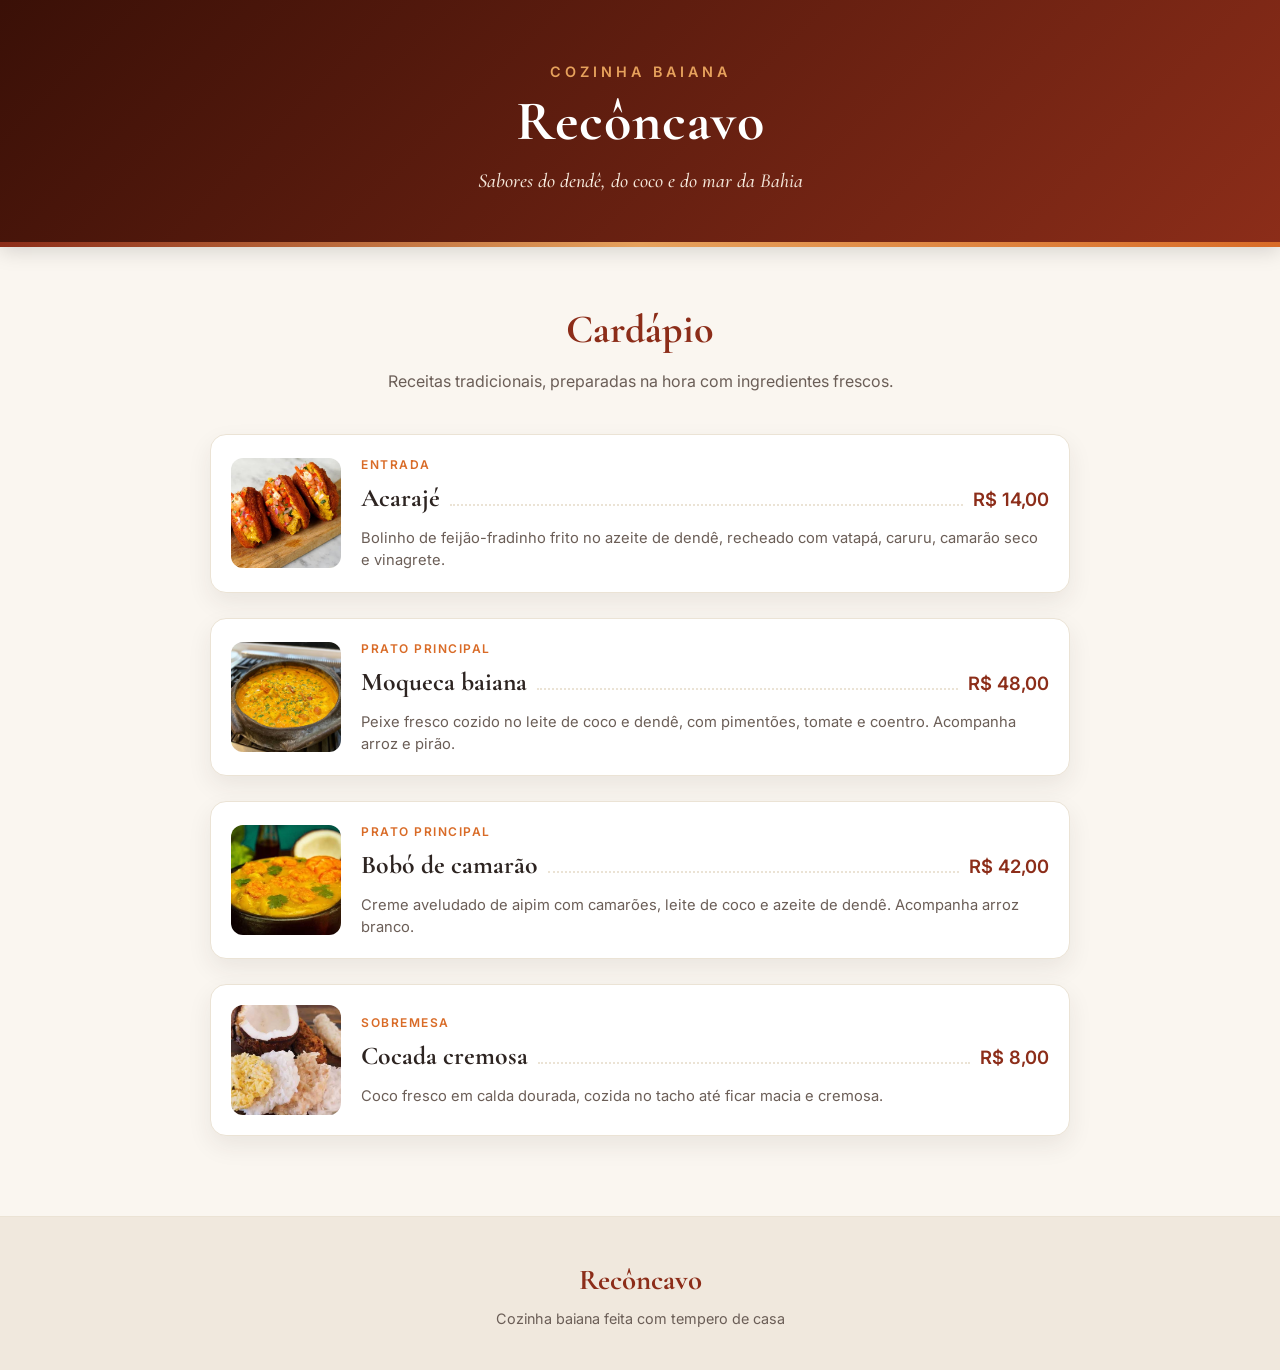
<file: CardapioComImagem/index.html>
<!DOCTYPE html>
<html lang="pt-BR">
<head>
  <meta charset="UTF-8">
  <meta name="viewport" content="width=device-width, initial-scale=1.0">
  <title>Recôncavo | Cozinha Baiana</title>

  <!-- Google Fonts -->
  <link rel="preconnect" href="https://fonts.googleapis.com">
  <link rel="preconnect" href="https://fonts.gstatic.com" crossorigin>
  <link href="https://fonts.googleapis.com/css2?family=Cormorant+Garamond:ital,wght@0,500;0,600;0,700;1,500&family=Inter:wght@400;500;600&display=swap" rel="stylesheet">

  <!-- Estilos CSS -->
  <link rel="stylesheet" href="style.css">
</head>
<body>

  <!-- Cabeçalho -->
  <header class="topo">
    <div class="topo-conteudo">
      <p class="assinatura">Cozinha baiana</p>
      <h1>Recôncavo</h1>
      <p class="lema">Sabores do dendê, do coco e do mar da Bahia</p>
    </div>
    <div class="faixa" aria-hidden="true"></div>
  </header>

  <!-- Conteúdo Principal / Cardápio -->
  <main class="cardapio">

    <div class="cardapio-titulo">
      <h2>Cardápio</h2>
      <p>Receitas tradicionais, preparadas na hora com ingredientes frescos.</p>
    </div>

    <div class="lista">

      <!-- Item 1: Acarajé -->
      <article class="item">
        <img src="acaraje.jpeg" alt="Acarajé baiano recheado" class="foto acaraje">
        <div class="detalhes">
          <p class="categoria">Entrada</p>
          <div class="linha">
            <h3>Acarajé</h3>
            <span class="pontilhado" aria-hidden="true"></span>
            <span class="preco">R$ 14,00</span>
          </div>
          <p class="descricao">Bolinho de feijão-fradinho frito no azeite de dendê, recheado com vatapá, caruru, camarão seco e vinagrete.</p>
        </div>
      </article>

      <!-- Item 2: Moqueca -->
      <article class="item">
        <img src="moqueca.jpeg" alt="Moqueca baiana servida com arroz e pirão" class="foto moqueca">
        <div class="detalhes">
          <p class="categoria">Prato principal</p>
          <div class="linha">
            <h3>Moqueca baiana</h3>
            <span class="pontilhado" aria-hidden="true"></span>
            <span class="preco">R$ 48,00</span>
          </div>
          <p class="descricao">Peixe fresco cozido no leite de coco e dendê, com pimentões, tomate e coentro. Acompanha arroz e pirão.</p>
        </div>
      </article>

      <!-- Item 3: Bobó de Camarão -->
      <article class="item">
        <img src="bobo.jpeg" alt="Moqueca baiana servida com arroz e pirão" class="foto moqueca">
        <div class="detalhes">
          <p class="categoria">Prato principal</p>
          <div class="linha">
            <h3>Bobó de camarão</h3>
            <span class="pontilhado" aria-hidden="true"></span>
            <span class="preco">R$ 42,00</span>
          </div>
          <p class="descricao">Creme aveludado de aipim com camarões, leite de coco e azeite de dendê. Acompanha arroz branco.</p>
        </div>
      </article>

      <!-- Item 4: Cocada Cremosa -->
      <article class="item">
        <img src="cocada.jpeg" alt="Cocada baiana cremosa" class="foto cocada">
        <div class="detalhes">
          <p class="categoria">Sobremesa</p>
          <div class="linha">
            <h3>Cocada cremosa</h3>
            <span class="pontilhado" aria-hidden="true"></span>
            <span class="preco">R$ 8,00</span>
          </div>
          <p class="descricao">Coco fresco em calda dourada, cozida no tacho até ficar macia e cremosa.</p>
        </div>
      </article>

    </div>

  </main>

  <!-- Rodapé -->
  <footer class="rodape">
    <p class="rodape-nome">Recôncavo</p>
    <p>Cozinha baiana feita com tempero de casa</p>
  </footer>

</body>
</html>
</file>
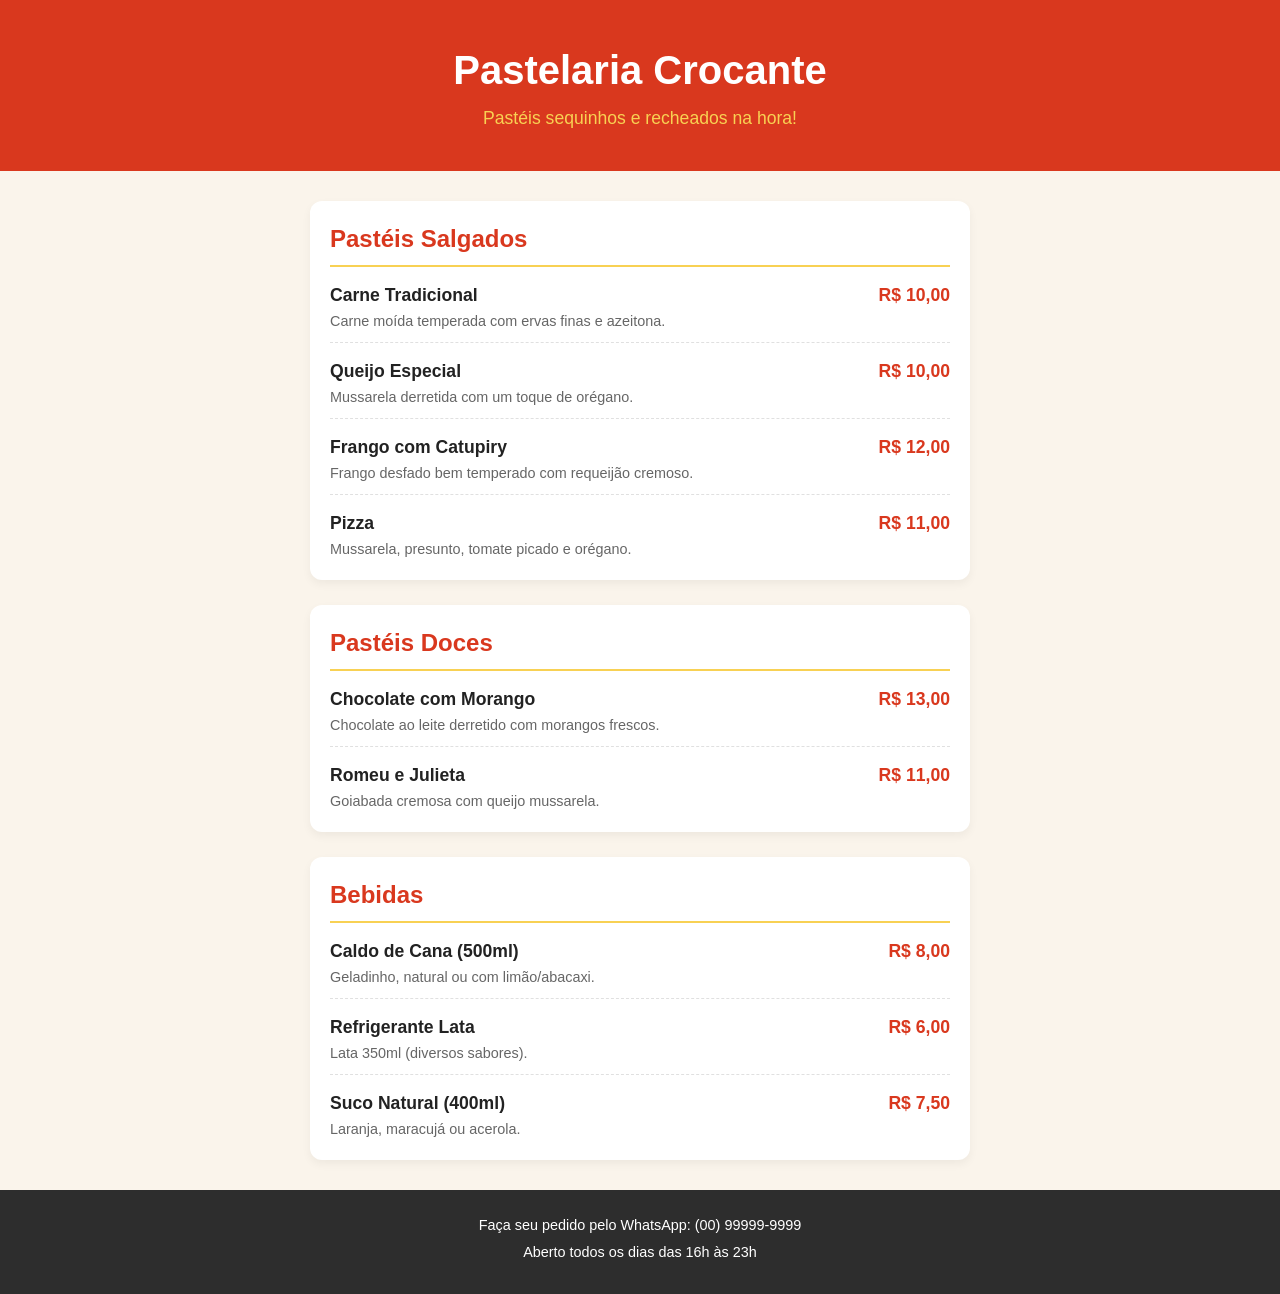
<file: CardapioSemImagem/index.html>
<!DOCTYPE html>
<html lang="pt-BR">
<head>
  <meta charset="UTF-8">
  <meta name="viewport" content="width=device-width, initial-scale=1.0">
  <title>Pastelaria Crocante | Cardápio</title>
  <link rel="stylesheet" href="style.css">
</head>
<body>

  <header class="topo">
    <h1>Pastelaria Crocante</h1>
    <p class="subtitulo">Pastéis sequinhos e recheados na hora!</p>
  </header>

  <main class="cardapio">

    <!-- SEÇÃO: PASTÉIS SALGADOS -->
    <section class="categoria">
      <h2>Pastéis Salgados</h2>
      <div class="lista">

        <article class="item">
          <div class="info">
            <h3>Carne Tradicional</h3>
            <p>Carne moída temperada com ervas finas e azeitona.</p>
          </div>
          <span class="preco">R$ 10,00</span>
        </article>

        <article class="item">
          <div class="info">
            <h3>Queijo Especial</h3>
            <p>Mussarela derretida com um toque de orégano.</p>
          </div>
          <span class="preco">R$ 10,00</span>
        </article>

        <article class="item">
          <div class="info">
            <h3>Frango com Catupiry</h3>
            <p>Frango desfado bem temperado com requeijão cremoso.</p>
          </div>
          <span class="preco">R$ 12,00</span>
        </article>

        <article class="item">
          <div class="info">
            <h3>Pizza</h3>
            <p>Mussarela, presunto, tomate picado e orégano.</p>
          </div>
          <span class="preco">R$ 11,00</span>
        </article>

      </div>
    </section>

    <!-- SEÇÃO: PASTÉIS DOCES -->
    <section class="categoria">
      <h2>Pastéis Doces</h2>
      <div class="lista">

        <article class="item">
          <div class="info">
            <h3>Chocolate com Morango</h3>
            <p>Chocolate ao leite derretido com morangos frescos.</p>
          </div>
          <span class="preco">R$ 13,00</span>
        </article>

        <article class="item">
          <div class="info">
            <h3>Romeu e Julieta</h3>
            <p>Goiabada cremosa com queijo mussarela.</p>
          </div>
          <span class="preco">R$ 11,00</span>
        </article>

      </div>
    </section>

    <!-- SEÇÃO: BEBIDAS -->
    <section class="categoria">
      <h2>Bebidas</h2>
      <div class="lista">

        <article class="item">
          <div class="info">
            <h3>Caldo de Cana (500ml)</h3>
            <p>Geladinho, natural ou com limão/abacaxi.</p>
          </div>
          <span class="preco">R$ 8,00</span>
        </article>

        <article class="item">
          <div class="info">
            <h3>Refrigerante Lata</h3>
            <p>Lata 350ml (diversos sabores).</p>
          </div>
          <span class="preco">R$ 6,00</span>
        </article>

        <article class="item">
          <div class="info">
            <h3>Suco Natural (400ml)</h3>
            <p>Laranja, maracujá ou acerola.</p>
          </div>
          <span class="preco">R$ 7,50</span>
        </article>

      </div>
    </section>

  </main>

  <footer class="rodape">
    <p>Faça seu pedido pelo WhatsApp: (00) 99999-9999</p>
    <p>Aberto todos os dias das 16h às 23h</p>
  </footer>

</body>
</html>
</file>
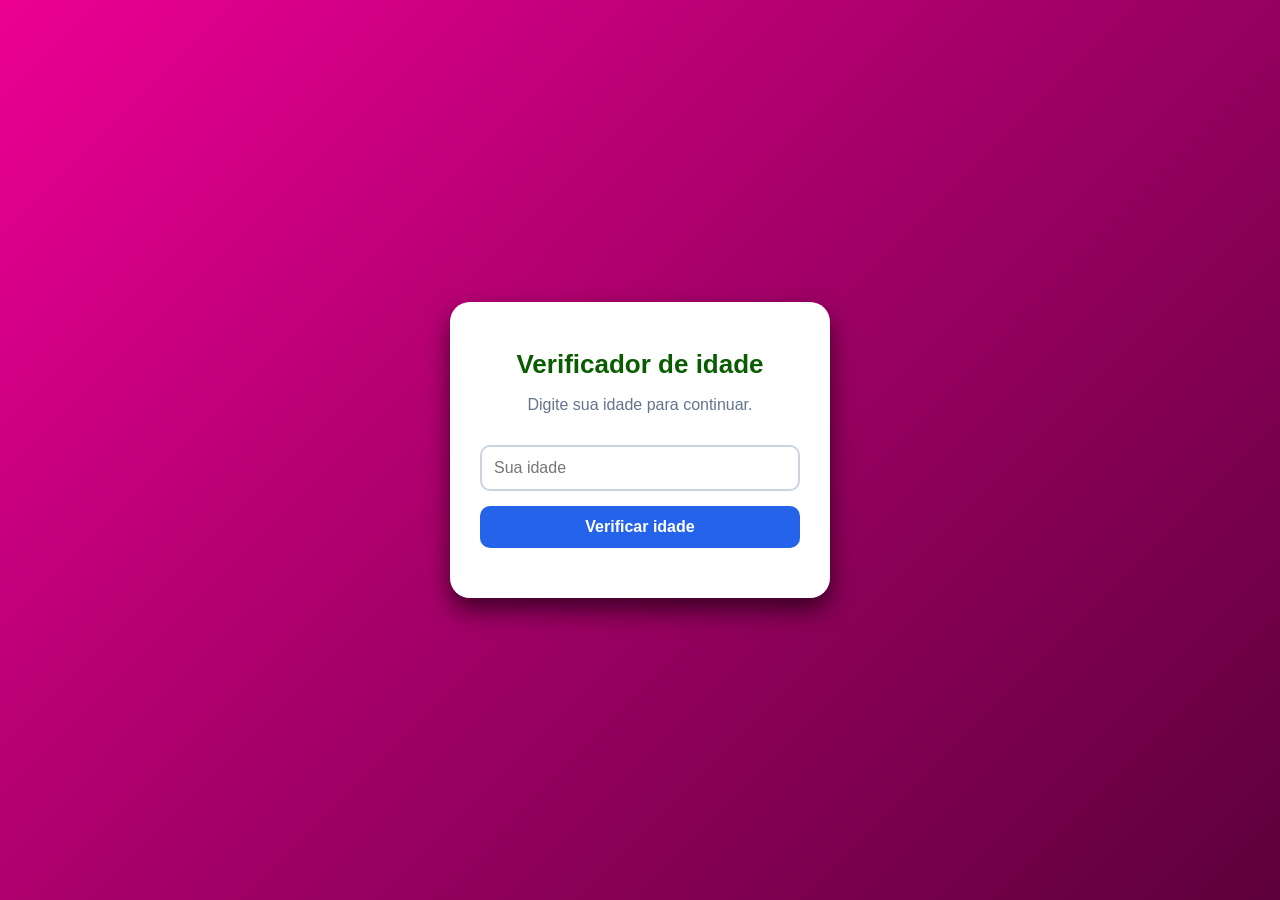
<file: VerificadorDeIdade/indes.html>
<!DOCTYPE html>
<html lang="pt-BR">
<head>
   <meta charset="UTF-8">
   <meta name="viewport" content="width=device-width, initial-scale=1.0">
   <link rel="stylesheet" href="style.css">
   <title>Verificador de Idade</title>
   <style></style>
</head>
<body>

   <div class="container">
       <h1>Verificador de idade</h1>
       <p>Digite sua idade para continuar.</p>


       <input
           type="number"
           id="idade"
           placeholder="Sua idade"
           min="0"
           step="1"
       >


       <button onclick="verificarIdade()">
           Verificar idade
       </button>


       <p id="resultado" aria-live="polite"></p>
   </div>


   <script>
       function verificarIdade() {
           const idade = document.getElementById("idade").value;
           const resultado = document.getElementById("resultado");


           resultado.className = "";


           if (idade.trim() === "" ||
               !Number.isInteger(Number(idade)) ||
               Number(idade) < 0) {


               resultado.textContent = "Digite uma idade válida.";
               resultado.classList.add("erro");


           } else if (Number(idade) >= 18) {


               resultado.textContent = "Maior de idade";
               resultado.classList.add("maior");


           } else {


               resultado.textContent = "Menor de idade";
               resultado.classList.add("menor");


           }
       }
   </script>


</body>
</html>
</file>
<file: CardapioComImagem/style.css>
/* ==========================================================================
  1. RESET & VARIÁVEIS
  ========================================================================== */
* {
  margin: 0;
  padding: 0;
  box-sizing: border-box;
}

:root {
  /* Cores principais */
  --cor-fundo: #FAF6F0;          /* Off-white aconchegante */
  --cor-card: #FFFFFF;           /* Fundo dos itens */
  --cor-primaria: #8C2D19;       /* Terracota / Dendê escuro */
  --cor-secundaria: #D96B27;     /* Laranja dendê vibrante */
  --cor-detalhe: #E6A15C;        /* Amarelo ouro / dendê */
  --cor-texto-escuro: #2D2421;   /* Texto principal */
  --cor-texto-suave: #6B5E57;    /* Subtítulos e descrições */
  --cor-borda: #EBE3D5;          /* Linhas e divisores */

  /* Fontes */
  --fonte-titulo: 'Cormorant Garamond', Georgia, serif;
  --fonte-corpo: 'Inter', system-ui, -apple-system, sans-serif;

  /* Sombras e Efeitos */
  --sombra-card: 0 10px 25px rgba(45, 36, 33, 0.08);
  --sombra-hover: 0 15px 35px rgba(140, 45, 25, 0.15);
  --transicao: all 0.3s ease;
}

body {
  background-color: var(--cor-fundo);
  color: var(--cor-texto-escuro);
  font-family: var(--fonte-corpo);
  line-height: 1.6;
  -webkit-font-smoothing: antialiased;
}

/* ==========================================================================
  2. CABEÇALHO (TOPO)
  ========================================================================== */
.topo {
  background: linear-gradient(135deg, #3A1007 0%, var(--cor-primaria) 100%);
  color: #FFFFFF;
  text-align: center;
  padding: 60px 20px 50px;
  position: relative;
  box-shadow: 0 4px 20px rgba(0, 0, 0, 0.15);
}

.topo-conteudo {
  max-width: 600px;
  margin: 0 auto;
}

.assinatura {
  font-size: 0.9rem;
  text-transform: uppercase;
  letter-spacing: 4px;
  color: var(--cor-detalhe);
  font-weight: 600;
  margin-bottom: 8px;
}

.topo h1 {
  font-family: var(--fonte-titulo);
  font-size: 3.5rem;
  font-weight: 700;
  letter-spacing: 1px;
  line-height: 1.1;
  margin-bottom: 12px;
}

.lema {
  font-family: var(--fonte-titulo);
  font-style: italic;
  font-size: 1.25rem;
  color: #F3E5D8;
  font-weight: 500;
}

/* Faixa decorativa no topo */
.faixa {
  height: 5px;
  background: linear-gradient(90deg, var(--cor-primaria), var(--cor-detalhe), var(--cor-secundaria));
  position: absolute;
  bottom: 0;
  left: 0;
  right: 0;
}

/* ==========================================================================
  3. SEÇÃO CARDÁPIO
  ========================================================================== */
.cardapio {
  max-width: 900px;
  margin: 50px auto 80px;
  padding: 0 20px;
}

.cardapio-titulo {
  text-align: center;
  margin-bottom: 40px;
}

.cardapio-titulo h2 {
  font-family: var(--fonte-titulo);
  font-size: 2.5rem;
  color: var(--cor-primaria);
  margin-bottom: 8px;
}

.cardapio-titulo p {
  color: var(--cor-texto-suave);
  font-size: 1rem;
}

/* Lista de Pratos */
.lista {
  display: flex;
  flex-direction: column;
  gap: 25px;
}

/* Card do Item */
.item {
  background-color: var(--cor-card);
  border-radius: 16px;
  padding: 20px;
  display: flex;
  gap: 20px;
  align-items: center;
  box-shadow: var(--sombra-card);
  border: 1px solid var(--cor-borda);
  transition: var(--transicao);
}

.item:hover {
  transform: translateY(-4px);
  box-shadow: var(--sombra-hover);
  border-color: rgba(217, 107, 39, 0.3);
}

/* Estilo para Imagens (`<img>` e `<div>` com background) */
.foto {
  width: 110px;
  height: 110px;
  border-radius: 12px;
  flex-shrink: 0;
  object-fit: cover; /* Garante que imagens <img> mantenham a proporção sem distorcer */
  background-size: cover;
  background-position: center;
}

/* Gradientes para simulação ou imagens locais */
.foto.acaraje {
  background: linear-gradient(135deg, #D96B27, #8C2D19);
}

.foto.moqueca {
  background: linear-gradient(135deg, #E6A15C, #D96B27);
}

.foto.bobo {
  background: linear-gradient(135deg, #F2B705, #D96B27);
}

.foto.cocada {
  background: linear-gradient(135deg, #FFF3E0, #D9A05B);
}

/* Detalhes do Prato */
.detalhes {
  flex: 1;
  width: 100%;
}

.categoria {
  font-size: 0.75rem;
  text-transform: uppercase;
  letter-spacing: 1.5px;
  font-weight: 600;
  color: var(--cor-secundaria);
  margin-bottom: 4px;
}

.linha {
  display: flex;
  align-items: baseline;
  gap: 10px;
  margin-bottom: 8px;
}

.linha h3 {
  font-family: var(--fonte-titulo);
  font-size: 1.6rem;
  color: var(--cor-texto-escuro);
  font-weight: 700;
  white-space: nowrap;
}

/* Linha pontilhada estilo cardápio clássico */
.pontilhado {
  flex: 1;
  border-bottom: 2px dotted var(--cor-borda);
  height: 1px;
}

.preco {
  font-weight: 600;
  font-size: 1.15rem;
  color: var(--cor-primaria);
  white-space: nowrap;
}

.descricao {
  font-size: 0.92rem;
  color: var(--cor-texto-suave);
  line-height: 1.5;
}

/* ==========================================================================
  4. RODAPÉ
  ========================================================================== */
.rodape {
  text-align: center;
  padding: 40px 20px;
  background-color: #F0E8DD;
  border-top: 1px solid var(--cor-borda);
  color: var(--cor-texto-suave);
  font-size: 0.9rem;
}

.rodape-nome {
  font-family: var(--fonte-titulo);
  font-size: 1.8rem;
  color: var(--cor-primaria);
  font-weight: 700;
  margin-bottom: 4px;
}

@media (max-width: 600px) {
  .topo h1 {
    font-size: 2.8rem;
  }

  .item {
    flex-direction: column;
    align-items: flex-start;
    padding: 18px;
  }

  .foto {
    width: 100%;
    height: 160px;
  }

  .linha {
    display: flex;
    justify-content: space-between;
    align-items: center;
    width: 100%;
  }

  .linha h3 {
    white-space: normal;
  }

  .pontilhado {
    display: none; /* Oculta pontilhado no mobile para manter layout limpo */
  }

  .preco {
    margin-left: 0;
  }
}
</file>
<file: CardapioSemImagem/style.css>
/* Reset básico */
* {
  margin: 0;
  padding: 0;
  box-sizing: border-box;
}

body {
  font-family: 'Segoe UI', Tahoma, Geneva, Verdana, sans-serif;
  background-color: #FAF4EB;
  color: #333333;
  line-height: 1.5;
}

/* Cabeçalho */
.topo {
  background-color: #D9381E; /* Vermelho vibrante */
  color: #FFFFFF;
  text-align: center;
  padding: 40px 20px;
}

.topo h1 {
  font-size: 2.5rem;
  margin-bottom: 5px;
}

.subtitulo {
  font-size: 1.1rem;
  color: #F8D153; /* Amarelo ouro */
}

/* Estrutura do Cardápio */
.cardapio {
  max-width: 700px;
  margin: 30px auto;
  padding: 0 20px;
}

.categoria {
  background-color: #FFFFFF;
  border-radius: 12px;
  padding: 20px;
  margin-bottom: 25px;
  box-shadow: 0 4px 10px rgba(0, 0, 0, 0.05);
}

.categoria h2 {
  font-size: 1.5rem;
  color: #D9381E;
  border-bottom: 2px solid #F8D153;
  padding-bottom: 8px;
  margin-bottom: 15px;
}

/* Lista de Itens */
.lista {
  display: flex;
  flex-direction: column;
  gap: 15px;
}

.item {
  display: flex;
  justify-content: space-between;
  align-items: flex-start;
  gap: 15px;
  border-bottom: 1px dashed #E0E0E0;
  padding-bottom: 10px;
}

.item:last-child {
  border-bottom: none;
  padding-bottom: 0;
}

.info h3 {
  font-size: 1.1rem;
  color: #222222;
}

.info p {
  font-size: 0.9rem;
  color: #666666;
  margin-top: 2px;
}

.preco {
  font-weight: bold;
  font-size: 1.1rem;
  color: #D9381E;
  white-space: nowrap;
}

/* Rodapé */
.rodape {
  text-align: center;
  padding: 25px 20px;
  background-color: #2D2D2D;
  color: #FFFFFF;
  font-size: 0.9rem;
}

.rodape p {
  margin-bottom: 5px;
}

/* Ajuste para telas pequenas */
@media (max-width: 480px) {
  .topo h1 {
    font-size: 2rem;
  }
  
  .item {
    flex-direction: column;
    gap: 5px;
  }

  .preco {
    align-self: flex-end;
  }
}
</file>
<file: VerificadorDeIdade/style.css>
body {
           font-family: Arial, sans-serif;
           background: linear-gradient(135deg, #EC0094, #A10066, #5D003B);
           min-height: 100vh;
           margin: 0;
           display: flex;
           justify-content: center;
           align-items: center;
       }

       .container {
           background-color: white;
           width: 320px;
           padding: 30px;
           border-radius: 20px;
           text-align: center;
           box-shadow: 0px 12px 25px rgba(0, 0, 0, 0.6);
       }


       h1 {
           color: #095C00;
           font-size: 26px;
           margin-bottom: 10px;
       }


       p {
           color: #64748b;
       }


       input {
           width: 100%;
           padding: 12px;
           margin: 15px 0;
           border: 2px solid #cbd5e1;
           border-radius: 10px;
           font-size: 16px;
           box-sizing: border-box;
           outline: none;
       }

       input:focus {
           border-color: #2563eb;
       }

       button {
           width: 100%;
           padding: 12px;
           background-color: #2563eb;
           color: white;
           border: none;
           border-radius: 10px;
           font-size: 16px;
           font-weight: bold;
           cursor: pointer;
           transition: 0.3s;
       }

       button:hover {
           background-color: #1d4ed8;
           transform: translateY(-2px);
       }

       #resultado {
           margin-top: 20px;
           font-size: 18px;
           font-weight: bold;
       }

       .maior {
           color: #15803d;
       }

       .menor {
           color: #7c3aed;
       }

       .erro {
           color: #dc2626;
       }
</file>
